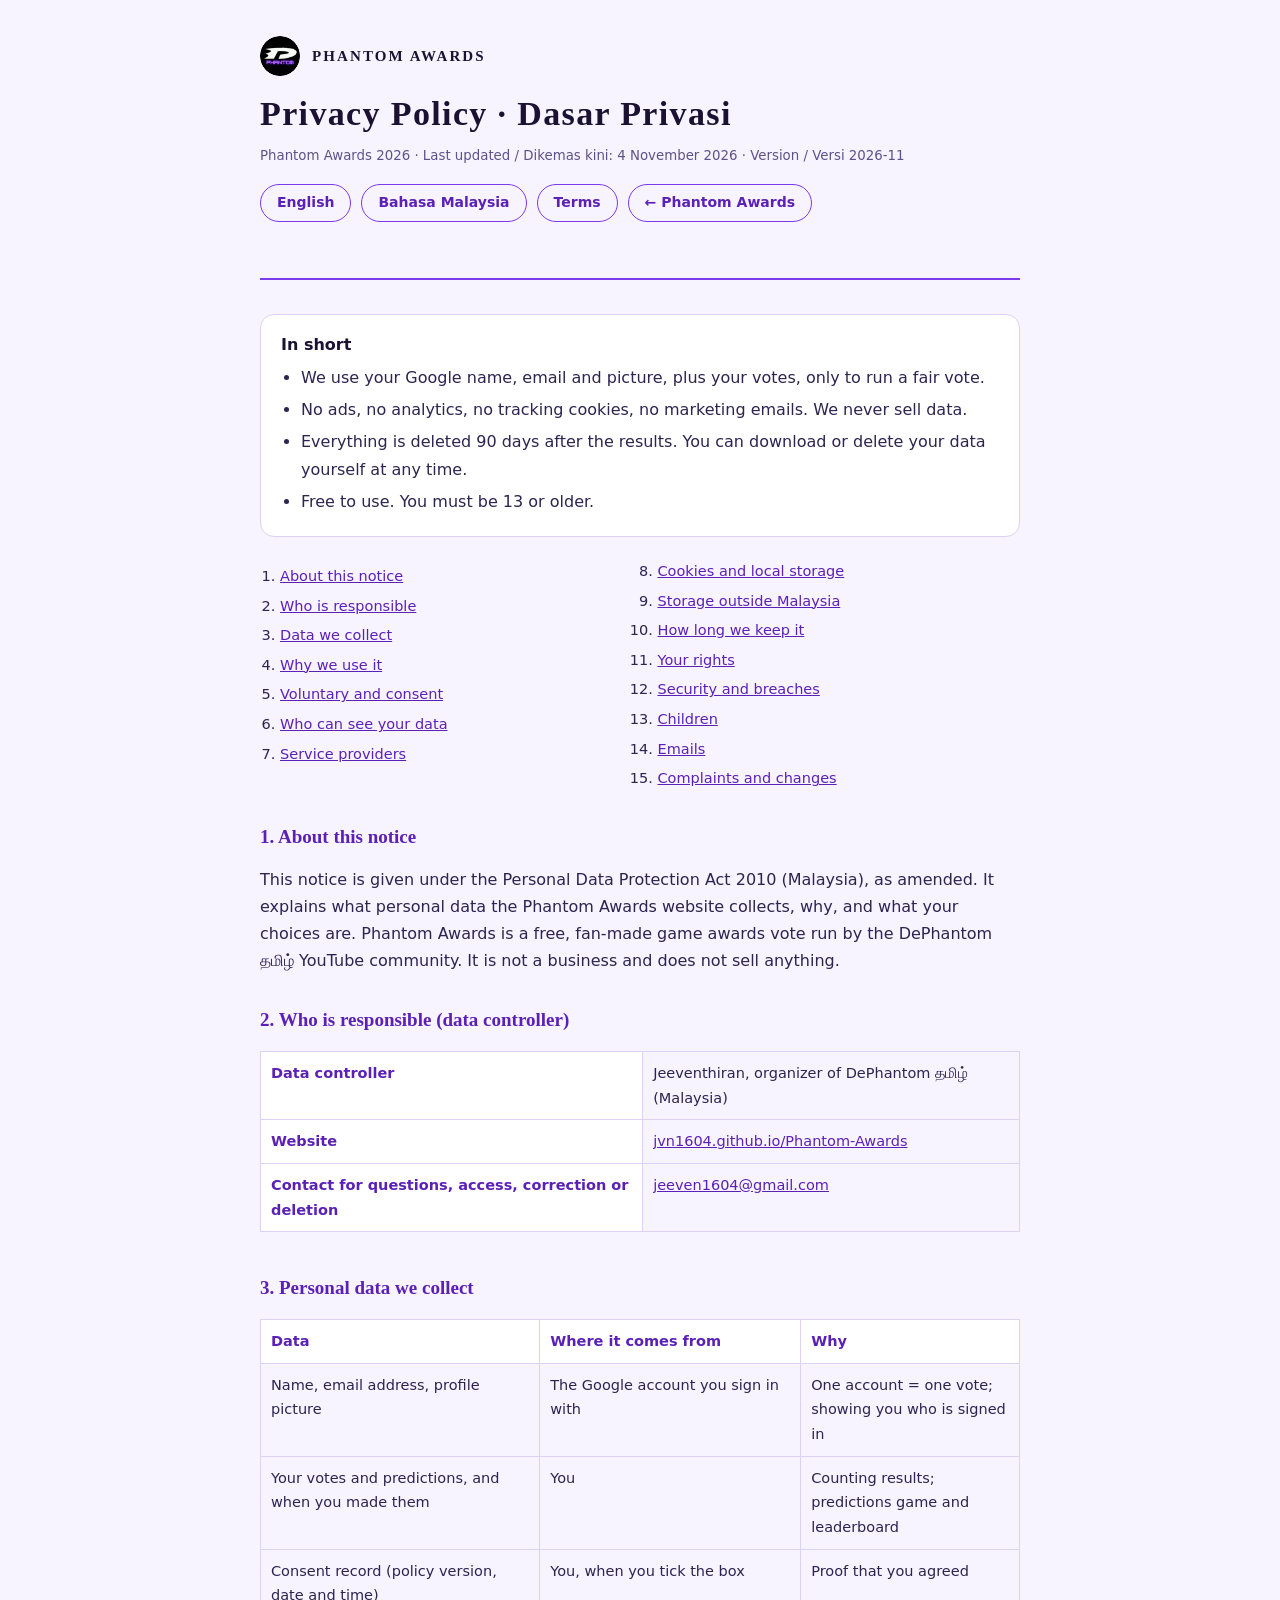
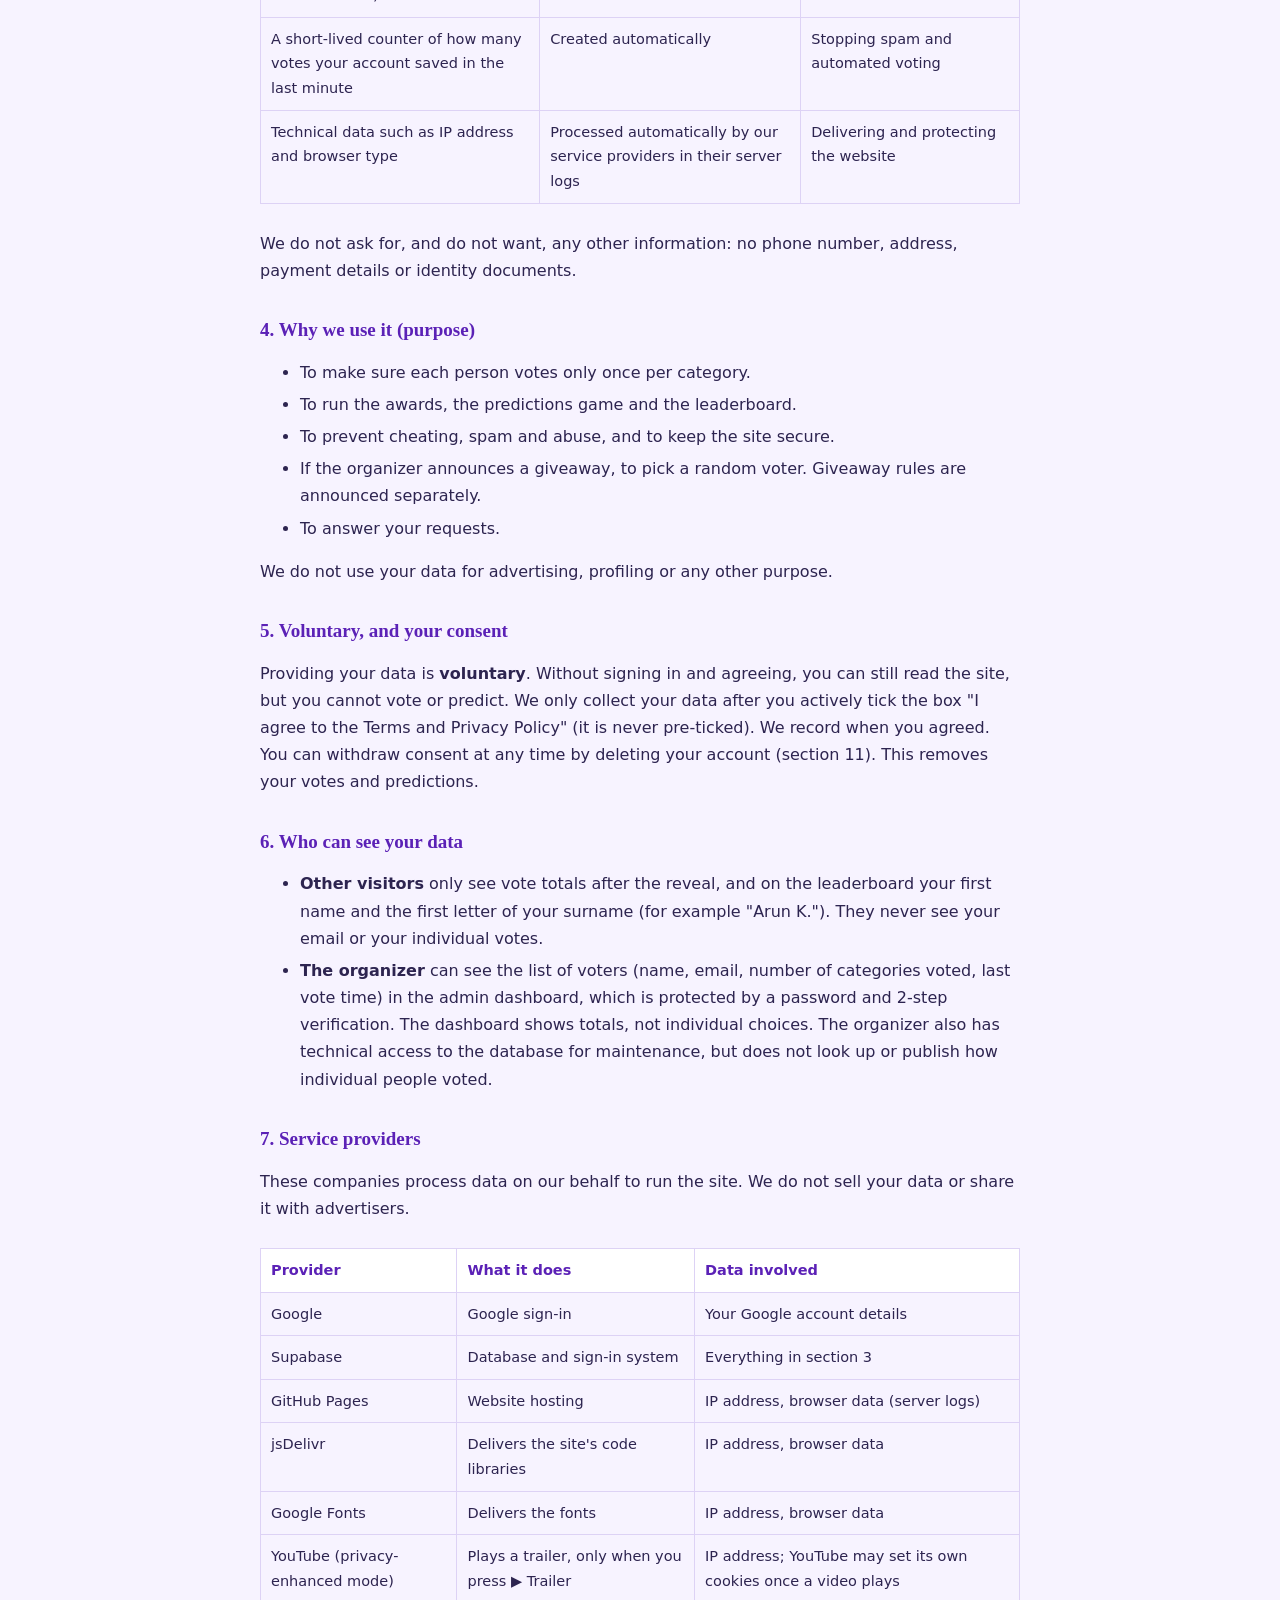
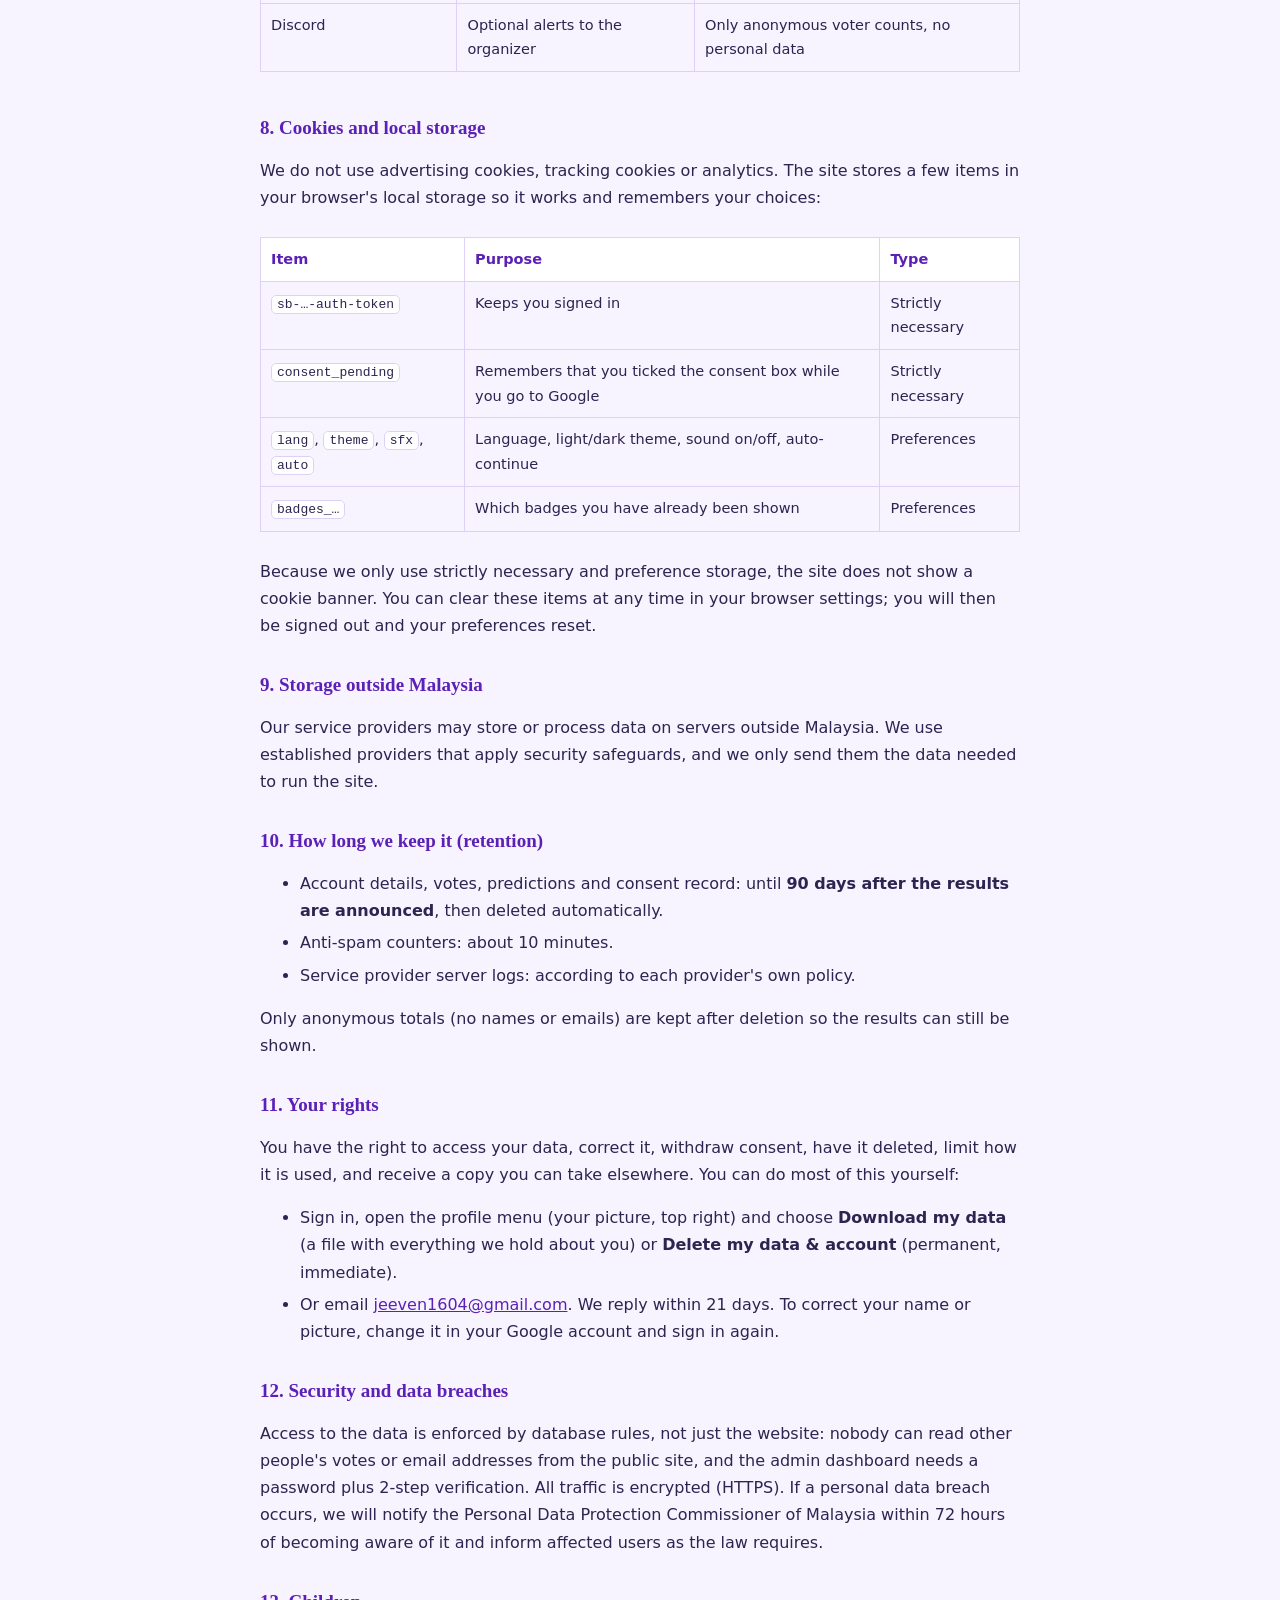
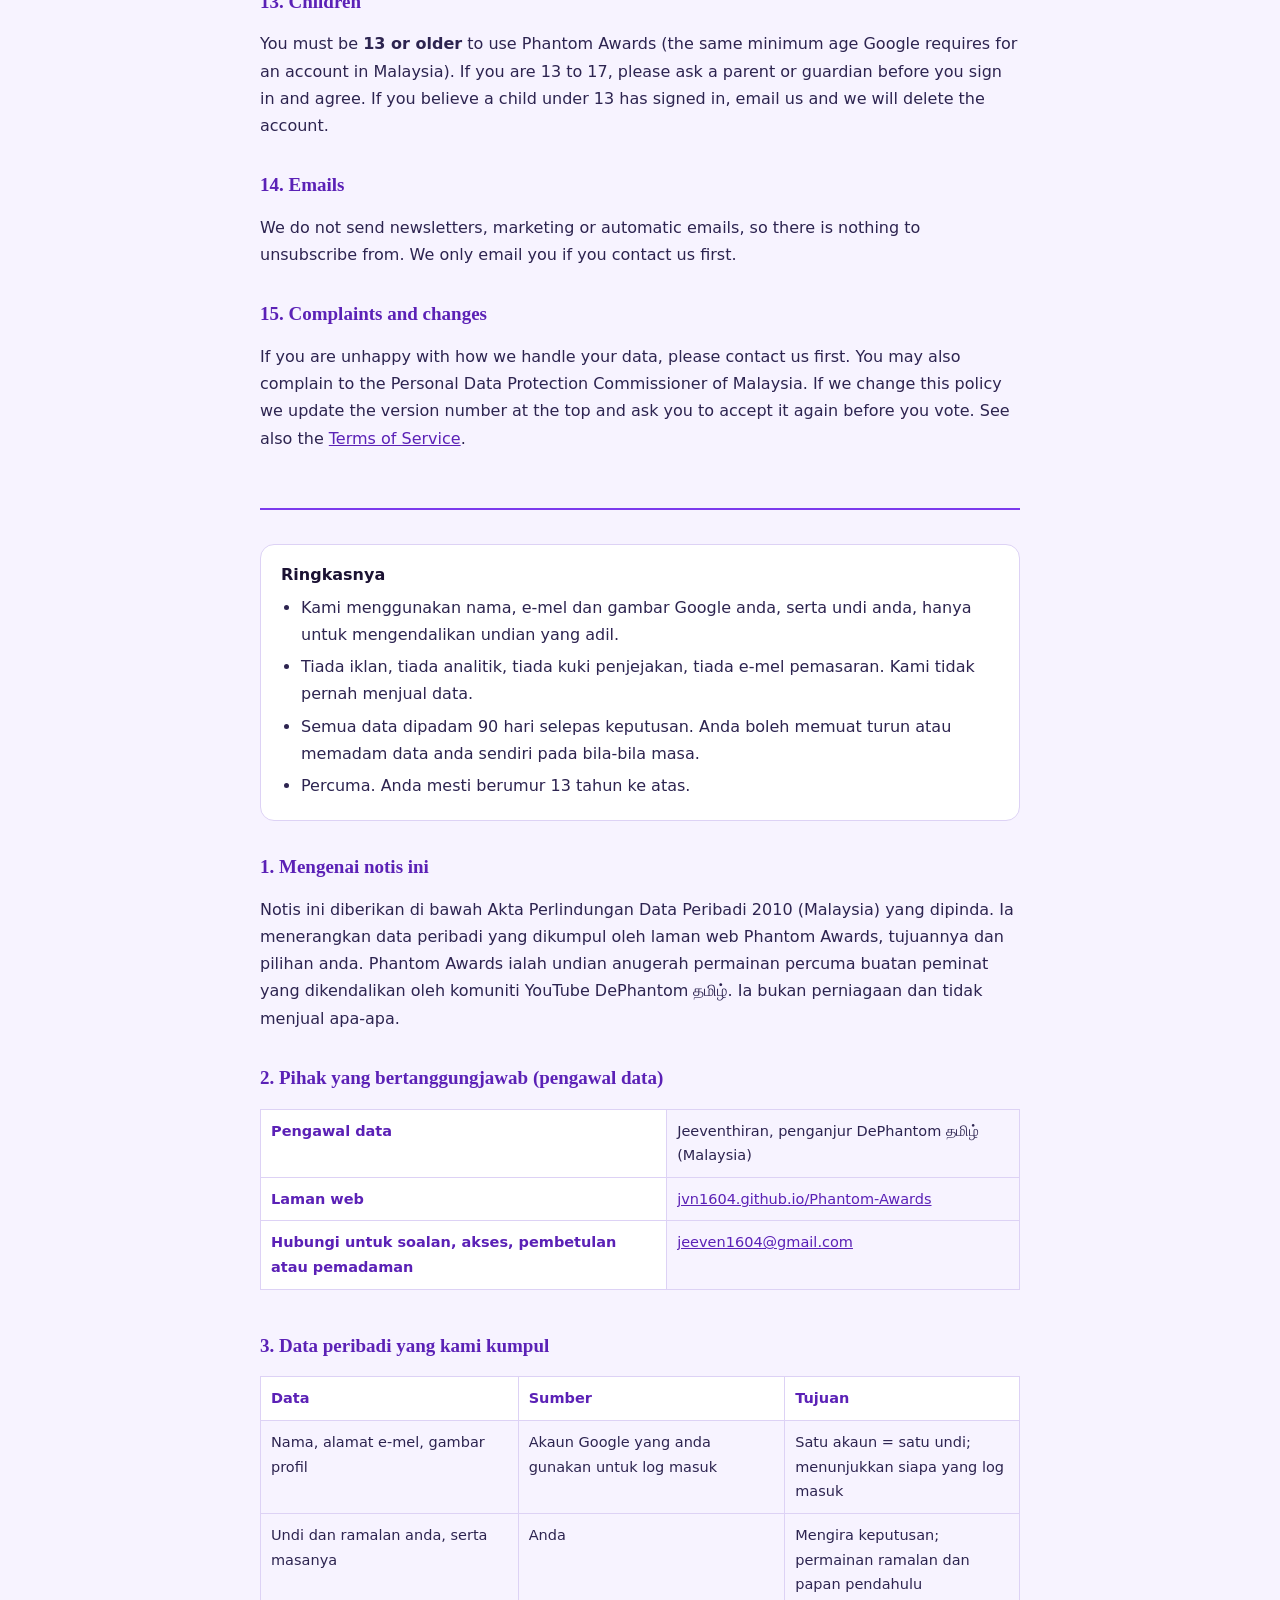
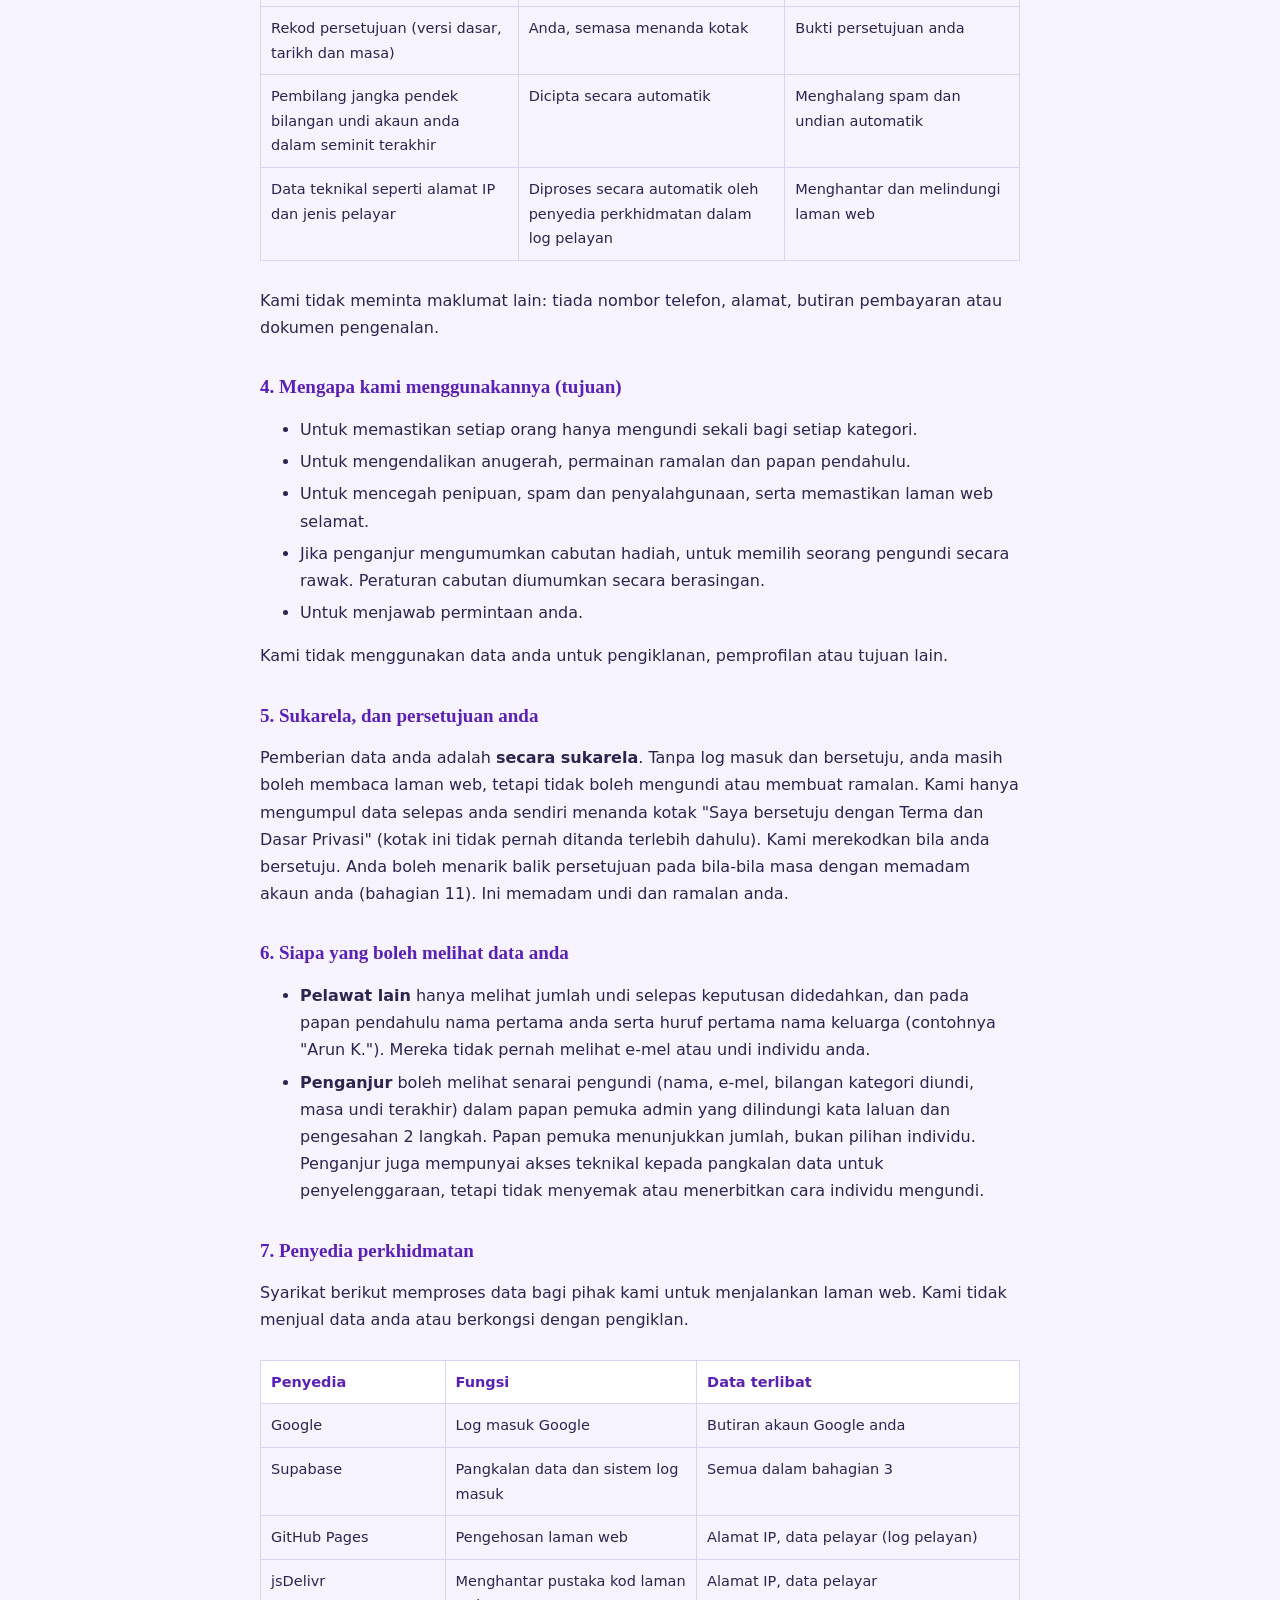
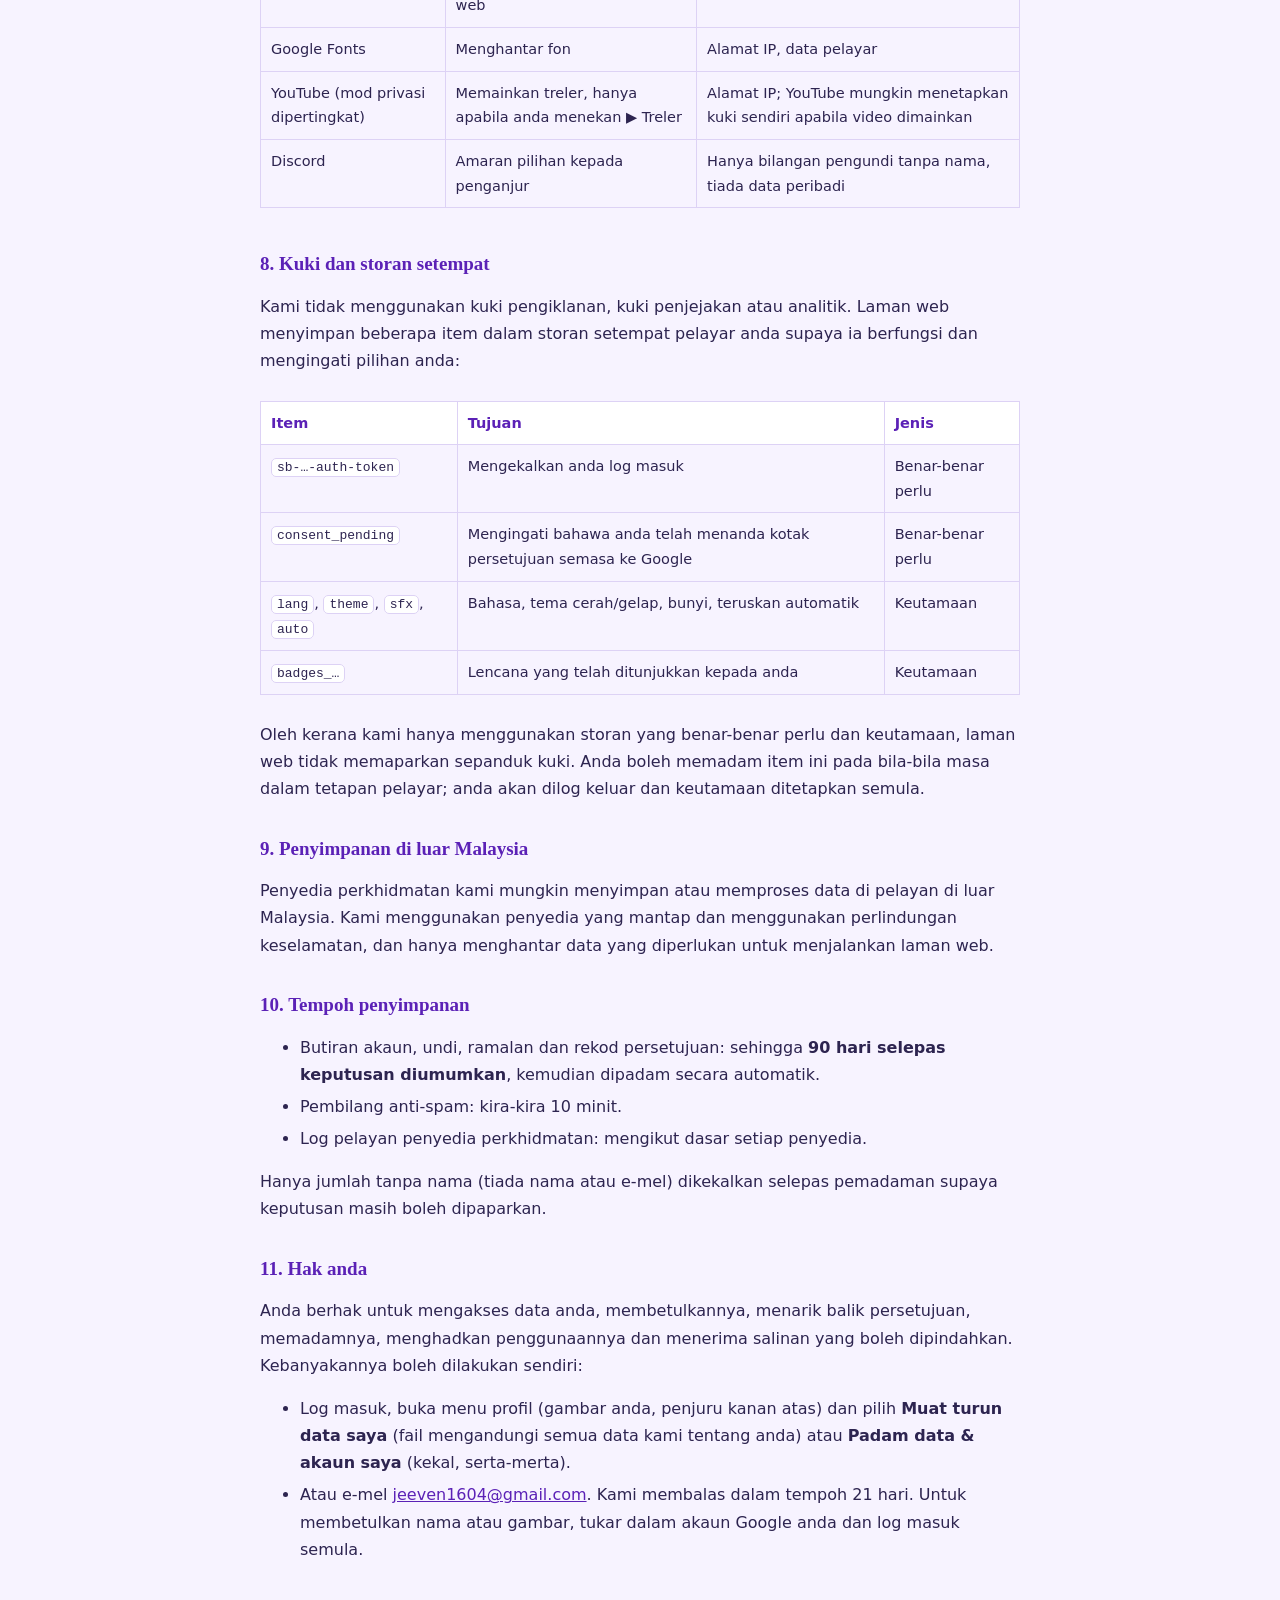
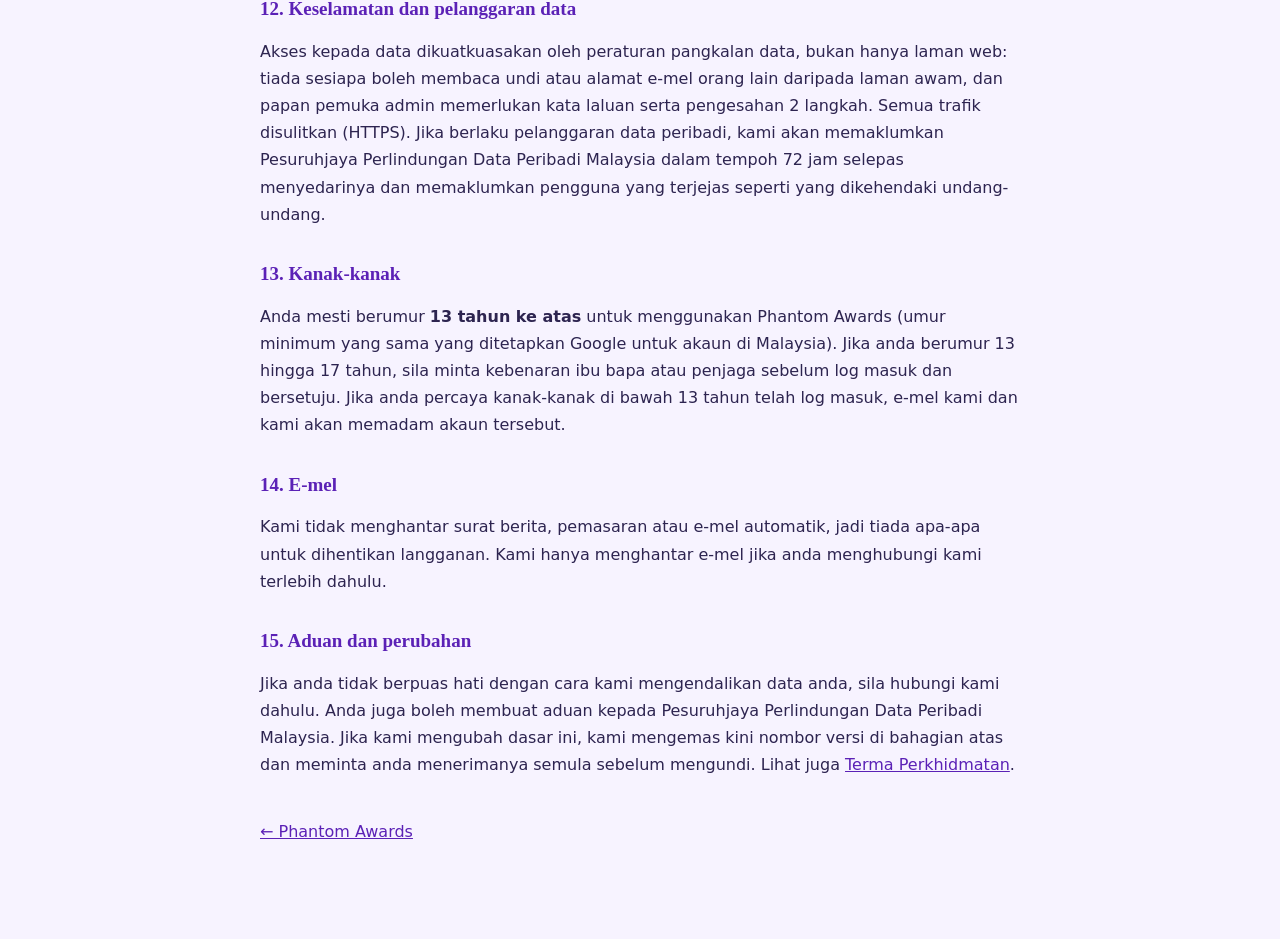
<file: privacy.html>
<!DOCTYPE html>
<html lang="en">
<head>
<meta charset="utf-8">
<meta name="viewport" content="width=device-width,initial-scale=1">
<meta http-equiv="Content-Security-Policy" content="default-src 'none'; style-src 'unsafe-inline'; img-src 'self'; base-uri 'none'; form-action 'none'">
<meta name="referrer" content="strict-origin-when-cross-origin">
<link rel="icon" type="image/png" href="assets/logo.png">
<title>Privacy Policy · Phantom Awards</title>
<meta name="description" content="How Phantom Awards collects, uses, stores and deletes personal data. English and Bahasa Malaysia.">
<style>
:root{--bg:#07060f;--card:#110a1f;--text:#f1ecff;--body:#d9d0f0;--mute:#a79ccc;--acc:#a855f7;--acc2:#d8b4fe;--link:#c4b5fd;--gold:#f5c542;--line:#2a1b45;color-scheme:dark}
@media (prefers-color-scheme:light){:root{--bg:#f7f3ff;--card:#fff;--text:#1b1233;--body:#2d2450;--mute:#5f5288;--acc:#7c3aed;--acc2:#5b21b6;--link:#5b21b6;--gold:#9a6200;--line:#ddd2f5;color-scheme:light}}
*{box-sizing:border-box}
body{margin:0;background:var(--bg);color:var(--text);font:16px/1.7 system-ui,-apple-system,"Segoe UI",Roboto,sans-serif}
main{max-width:800px;margin:0 auto;padding:36px 20px 80px}
a{color:var(--link)}a:focus-visible{outline:2px solid var(--gold);outline-offset:2px;border-radius:4px}
.top{display:flex;align-items:center;gap:12px;margin-bottom:18px;text-decoration:none;color:var(--text);font:700 15px Georgia,serif;letter-spacing:.14em;text-transform:uppercase}
.top img{width:40px;height:40px;border-radius:50%}
h1{font:700 clamp(26px,5vw,34px)/1.2 Georgia,"Times New Roman",serif;letter-spacing:.04em;margin:0 0 6px}
h2{font:700 19px/1.3 Georgia,serif;color:var(--acc2);margin:34px 0 8px;scroll-margin-top:16px}
p,li,td{color:var(--body)}small,.m{color:var(--mute)}li{margin:5px 0}
.nav{display:flex;gap:10px;margin:16px 0 4px;flex-wrap:wrap}
.nav a{border:1px solid var(--acc);border-radius:999px;padding:6px 16px;text-decoration:none;font-weight:600;font-size:14px}
.sum{background:var(--card);border:1px solid var(--line);border-radius:14px;padding:16px 20px;margin:22px 0}
.sum b{color:var(--text)}
.sum ul{margin:6px 0 0;padding-left:20px}
.toc{columns:2 220px;font-size:14.5px;margin:8px 0 0;padding-left:20px}
.lang{margin-top:56px;padding-top:12px;border-top:2px solid var(--acc)}
.tw{overflow-x:auto}
table{width:100%;border-collapse:collapse;margin:10px 0;font-size:14.5px}
td,th{border:1px solid var(--line);padding:9px 10px;text-align:left;vertical-align:top}
th{color:var(--acc2);background:var(--card)}
code{font-size:13px;background:var(--card);border:1px solid var(--line);border-radius:5px;padding:1px 5px}
</style>
</head>
<body>
<main>
<a class="top" href="./"><img src="assets/logo.png" alt="">Phantom Awards</a>
<h1>Privacy Policy · Dasar Privasi</h1>
<small>Phantom Awards 2026 · Last updated / Dikemas kini: 4 November 2026 · Version / Versi 2026-11</small>
<div class="nav"><a href="#en">English</a><a href="#ms">Bahasa Malaysia</a><a href="terms.html">Terms</a><a href="./">← Phantom Awards</a></div>

<section id="en" class="lang" lang="en">
<div class="sum"><b>In short</b>
<ul>
<li>We use your Google name, email and picture, plus your votes, only to run a fair vote.</li>
<li>No ads, no analytics, no tracking cookies, no marketing emails. We never sell data.</li>
<li>Everything is deleted 90 days after the results. You can download or delete your data yourself at any time.</li>
<li>Free to use. You must be 13 or older.</li>
</ul></div>
<ol class="toc">
<li><a href="#en-1">About this notice</a></li><li><a href="#en-2">Who is responsible</a></li><li><a href="#en-3">Data we collect</a></li><li><a href="#en-4">Why we use it</a></li>
<li><a href="#en-5">Voluntary and consent</a></li><li><a href="#en-6">Who can see your data</a></li><li><a href="#en-7">Service providers</a></li><li><a href="#en-8">Cookies and local storage</a></li>
<li><a href="#en-9">Storage outside Malaysia</a></li><li><a href="#en-10">How long we keep it</a></li><li><a href="#en-11">Your rights</a></li><li><a href="#en-12">Security and breaches</a></li>
<li><a href="#en-13">Children</a></li><li><a href="#en-14">Emails</a></li><li><a href="#en-15">Complaints and changes</a></li>
</ol>

<h2 id="en-1">1. About this notice</h2>
<p>This notice is given under the Personal Data Protection Act 2010 (Malaysia), as amended. It explains what personal data the Phantom Awards website collects, why, and what your choices are. Phantom Awards is a free, fan-made game awards vote run by the DePhantom தமிழ் YouTube community. It is not a business and does not sell anything.</p>

<h2 id="en-2">2. Who is responsible (data controller)</h2>
<div class="tw"><table>
<tr><th>Data controller</th><td>Jeeventhiran, organizer of DePhantom தமிழ் (Malaysia)</td></tr>
<tr><th>Website</th><td><a href="https://jvn1604.github.io/Phantom-Awards/">jvn1604.github.io/Phantom-Awards</a></td></tr>
<tr><th>Contact for questions, access, correction or deletion</th><td><a href="mailto:jeeven1604@gmail.com">jeeven1604@gmail.com</a></td></tr>
</table></div>

<h2 id="en-3">3. Personal data we collect</h2>
<div class="tw"><table>
<tr><th>Data</th><th>Where it comes from</th><th>Why</th></tr>
<tr><td>Name, email address, profile picture</td><td>The Google account you sign in with</td><td>One account = one vote; showing you who is signed in</td></tr>
<tr><td>Your votes and predictions, and when you made them</td><td>You</td><td>Counting results; predictions game and leaderboard</td></tr>
<tr><td>Consent record (policy version, date and time)</td><td>You, when you tick the box</td><td>Proof that you agreed</td></tr>
<tr><td>A short-lived counter of how many votes your account saved in the last minute</td><td>Created automatically</td><td>Stopping spam and automated voting</td></tr>
<tr><td>Technical data such as IP address and browser type</td><td>Processed automatically by our service providers in their server logs</td><td>Delivering and protecting the website</td></tr>
</table></div>
<p>We do not ask for, and do not want, any other information: no phone number, address, payment details or identity documents.</p>

<h2 id="en-4">4. Why we use it (purpose)</h2>
<ul>
<li>To make sure each person votes only once per category.</li>
<li>To run the awards, the predictions game and the leaderboard.</li>
<li>To prevent cheating, spam and abuse, and to keep the site secure.</li>
<li>If the organizer announces a giveaway, to pick a random voter. Giveaway rules are announced separately.</li>
<li>To answer your requests.</li>
</ul>
<p>We do not use your data for advertising, profiling or any other purpose.</p>

<h2 id="en-5">5. Voluntary, and your consent</h2>
<p>Providing your data is <b>voluntary</b>. Without signing in and agreeing, you can still read the site, but you cannot vote or predict. We only collect your data after you actively tick the box "I agree to the Terms and Privacy Policy" (it is never pre-ticked). We record when you agreed. You can withdraw consent at any time by deleting your account (section 11). This removes your votes and predictions.</p>

<h2 id="en-6">6. Who can see your data</h2>
<ul>
<li><b>Other visitors</b> only see vote totals after the reveal, and on the leaderboard your first name and the first letter of your surname (for example "Arun K."). They never see your email or your individual votes.</li>
<li><b>The organizer</b> can see the list of voters (name, email, number of categories voted, last vote time) in the admin dashboard, which is protected by a password and 2-step verification. The dashboard shows totals, not individual choices. The organizer also has technical access to the database for maintenance, but does not look up or publish how individual people voted.</li>
</ul>

<h2 id="en-7">7. Service providers</h2>
<p>These companies process data on our behalf to run the site. We do not sell your data or share it with advertisers.</p>
<div class="tw"><table>
<tr><th>Provider</th><th>What it does</th><th>Data involved</th></tr>
<tr><td>Google</td><td>Google sign-in</td><td>Your Google account details</td></tr>
<tr><td>Supabase</td><td>Database and sign-in system</td><td>Everything in section 3</td></tr>
<tr><td>GitHub Pages</td><td>Website hosting</td><td>IP address, browser data (server logs)</td></tr>
<tr><td>jsDelivr</td><td>Delivers the site's code libraries</td><td>IP address, browser data</td></tr>
<tr><td>Google Fonts</td><td>Delivers the fonts</td><td>IP address, browser data</td></tr>
<tr><td>YouTube (privacy-enhanced mode)</td><td>Plays a trailer, only when you press ▶ Trailer</td><td>IP address; YouTube may set its own cookies once a video plays</td></tr>
<tr><td>Discord</td><td>Optional alerts to the organizer</td><td>Only anonymous voter counts, no personal data</td></tr>
</table></div>

<h2 id="en-8">8. Cookies and local storage</h2>
<p>We do not use advertising cookies, tracking cookies or analytics. The site stores a few items in your browser's local storage so it works and remembers your choices:</p>
<div class="tw"><table>
<tr><th>Item</th><th>Purpose</th><th>Type</th></tr>
<tr><td><code>sb-…-auth-token</code></td><td>Keeps you signed in</td><td>Strictly necessary</td></tr>
<tr><td><code>consent_pending</code></td><td>Remembers that you ticked the consent box while you go to Google</td><td>Strictly necessary</td></tr>
<tr><td><code>lang</code>, <code>theme</code>, <code>sfx</code>, <code>auto</code></td><td>Language, light/dark theme, sound on/off, auto-continue</td><td>Preferences</td></tr>
<tr><td><code>badges_…</code></td><td>Which badges you have already been shown</td><td>Preferences</td></tr>
</table></div>
<p>Because we only use strictly necessary and preference storage, the site does not show a cookie banner. You can clear these items at any time in your browser settings; you will then be signed out and your preferences reset.</p>

<h2 id="en-9">9. Storage outside Malaysia</h2>
<p>Our service providers may store or process data on servers outside Malaysia. We use established providers that apply security safeguards, and we only send them the data needed to run the site.</p>

<h2 id="en-10">10. How long we keep it (retention)</h2>
<ul>
<li>Account details, votes, predictions and consent record: until <b>90 days after the results are announced</b>, then deleted automatically.</li>
<li>Anti-spam counters: about 10 minutes.</li>
<li>Service provider server logs: according to each provider's own policy.</li>
</ul>
<p>Only anonymous totals (no names or emails) are kept after deletion so the results can still be shown.</p>

<h2 id="en-11">11. Your rights</h2>
<p>You have the right to access your data, correct it, withdraw consent, have it deleted, limit how it is used, and receive a copy you can take elsewhere. You can do most of this yourself:</p>
<ul>
<li>Sign in, open the profile menu (your picture, top right) and choose <b>Download my data</b> (a file with everything we hold about you) or <b>Delete my data &amp; account</b> (permanent, immediate).</li>
<li>Or email <a href="mailto:jeeven1604@gmail.com">jeeven1604@gmail.com</a>. We reply within 21 days. To correct your name or picture, change it in your Google account and sign in again.</li>
</ul>

<h2 id="en-12">12. Security and data breaches</h2>
<p>Access to the data is enforced by database rules, not just the website: nobody can read other people's votes or email addresses from the public site, and the admin dashboard needs a password plus 2-step verification. All traffic is encrypted (HTTPS). If a personal data breach occurs, we will notify the Personal Data Protection Commissioner of Malaysia within 72 hours of becoming aware of it and inform affected users as the law requires.</p>

<h2 id="en-13">13. Children</h2>
<p>You must be <b>13 or older</b> to use Phantom Awards (the same minimum age Google requires for an account in Malaysia). If you are 13 to 17, please ask a parent or guardian before you sign in and agree. If you believe a child under 13 has signed in, email us and we will delete the account.</p>

<h2 id="en-14">14. Emails</h2>
<p>We do not send newsletters, marketing or automatic emails, so there is nothing to unsubscribe from. We only email you if you contact us first.</p>

<h2 id="en-15">15. Complaints and changes</h2>
<p>If you are unhappy with how we handle your data, please contact us first. You may also complain to the Personal Data Protection Commissioner of Malaysia. If we change this policy we update the version number at the top and ask you to accept it again before you vote. See also the <a href="terms.html">Terms of Service</a>.</p>
</section>

<section id="ms" class="lang" lang="ms">
<div class="sum"><b>Ringkasnya</b>
<ul>
<li>Kami menggunakan nama, e-mel dan gambar Google anda, serta undi anda, hanya untuk mengendalikan undian yang adil.</li>
<li>Tiada iklan, tiada analitik, tiada kuki penjejakan, tiada e-mel pemasaran. Kami tidak pernah menjual data.</li>
<li>Semua data dipadam 90 hari selepas keputusan. Anda boleh memuat turun atau memadam data anda sendiri pada bila-bila masa.</li>
<li>Percuma. Anda mesti berumur 13 tahun ke atas.</li>
</ul></div>

<h2 id="ms-1">1. Mengenai notis ini</h2>
<p>Notis ini diberikan di bawah Akta Perlindungan Data Peribadi 2010 (Malaysia) yang dipinda. Ia menerangkan data peribadi yang dikumpul oleh laman web Phantom Awards, tujuannya dan pilihan anda. Phantom Awards ialah undian anugerah permainan percuma buatan peminat yang dikendalikan oleh komuniti YouTube DePhantom தமிழ். Ia bukan perniagaan dan tidak menjual apa-apa.</p>

<h2 id="ms-2">2. Pihak yang bertanggungjawab (pengawal data)</h2>
<div class="tw"><table>
<tr><th>Pengawal data</th><td>Jeeventhiran, penganjur DePhantom தமிழ் (Malaysia)</td></tr>
<tr><th>Laman web</th><td><a href="https://jvn1604.github.io/Phantom-Awards/">jvn1604.github.io/Phantom-Awards</a></td></tr>
<tr><th>Hubungi untuk soalan, akses, pembetulan atau pemadaman</th><td><a href="mailto:jeeven1604@gmail.com">jeeven1604@gmail.com</a></td></tr>
</table></div>

<h2 id="ms-3">3. Data peribadi yang kami kumpul</h2>
<div class="tw"><table>
<tr><th>Data</th><th>Sumber</th><th>Tujuan</th></tr>
<tr><td>Nama, alamat e-mel, gambar profil</td><td>Akaun Google yang anda gunakan untuk log masuk</td><td>Satu akaun = satu undi; menunjukkan siapa yang log masuk</td></tr>
<tr><td>Undi dan ramalan anda, serta masanya</td><td>Anda</td><td>Mengira keputusan; permainan ramalan dan papan pendahulu</td></tr>
<tr><td>Rekod persetujuan (versi dasar, tarikh dan masa)</td><td>Anda, semasa menanda kotak</td><td>Bukti persetujuan anda</td></tr>
<tr><td>Pembilang jangka pendek bilangan undi akaun anda dalam seminit terakhir</td><td>Dicipta secara automatik</td><td>Menghalang spam dan undian automatik</td></tr>
<tr><td>Data teknikal seperti alamat IP dan jenis pelayar</td><td>Diproses secara automatik oleh penyedia perkhidmatan dalam log pelayan</td><td>Menghantar dan melindungi laman web</td></tr>
</table></div>
<p>Kami tidak meminta maklumat lain: tiada nombor telefon, alamat, butiran pembayaran atau dokumen pengenalan.</p>

<h2 id="ms-4">4. Mengapa kami menggunakannya (tujuan)</h2>
<ul>
<li>Untuk memastikan setiap orang hanya mengundi sekali bagi setiap kategori.</li>
<li>Untuk mengendalikan anugerah, permainan ramalan dan papan pendahulu.</li>
<li>Untuk mencegah penipuan, spam dan penyalahgunaan, serta memastikan laman web selamat.</li>
<li>Jika penganjur mengumumkan cabutan hadiah, untuk memilih seorang pengundi secara rawak. Peraturan cabutan diumumkan secara berasingan.</li>
<li>Untuk menjawab permintaan anda.</li>
</ul>
<p>Kami tidak menggunakan data anda untuk pengiklanan, pemprofilan atau tujuan lain.</p>

<h2 id="ms-5">5. Sukarela, dan persetujuan anda</h2>
<p>Pemberian data anda adalah <b>secara sukarela</b>. Tanpa log masuk dan bersetuju, anda masih boleh membaca laman web, tetapi tidak boleh mengundi atau membuat ramalan. Kami hanya mengumpul data selepas anda sendiri menanda kotak "Saya bersetuju dengan Terma dan Dasar Privasi" (kotak ini tidak pernah ditanda terlebih dahulu). Kami merekodkan bila anda bersetuju. Anda boleh menarik balik persetujuan pada bila-bila masa dengan memadam akaun anda (bahagian 11). Ini memadam undi dan ramalan anda.</p>

<h2 id="ms-6">6. Siapa yang boleh melihat data anda</h2>
<ul>
<li><b>Pelawat lain</b> hanya melihat jumlah undi selepas keputusan didedahkan, dan pada papan pendahulu nama pertama anda serta huruf pertama nama keluarga (contohnya "Arun K."). Mereka tidak pernah melihat e-mel atau undi individu anda.</li>
<li><b>Penganjur</b> boleh melihat senarai pengundi (nama, e-mel, bilangan kategori diundi, masa undi terakhir) dalam papan pemuka admin yang dilindungi kata laluan dan pengesahan 2 langkah. Papan pemuka menunjukkan jumlah, bukan pilihan individu. Penganjur juga mempunyai akses teknikal kepada pangkalan data untuk penyelenggaraan, tetapi tidak menyemak atau menerbitkan cara individu mengundi.</li>
</ul>

<h2 id="ms-7">7. Penyedia perkhidmatan</h2>
<p>Syarikat berikut memproses data bagi pihak kami untuk menjalankan laman web. Kami tidak menjual data anda atau berkongsi dengan pengiklan.</p>
<div class="tw"><table>
<tr><th>Penyedia</th><th>Fungsi</th><th>Data terlibat</th></tr>
<tr><td>Google</td><td>Log masuk Google</td><td>Butiran akaun Google anda</td></tr>
<tr><td>Supabase</td><td>Pangkalan data dan sistem log masuk</td><td>Semua dalam bahagian 3</td></tr>
<tr><td>GitHub Pages</td><td>Pengehosan laman web</td><td>Alamat IP, data pelayar (log pelayan)</td></tr>
<tr><td>jsDelivr</td><td>Menghantar pustaka kod laman web</td><td>Alamat IP, data pelayar</td></tr>
<tr><td>Google Fonts</td><td>Menghantar fon</td><td>Alamat IP, data pelayar</td></tr>
<tr><td>YouTube (mod privasi dipertingkat)</td><td>Memainkan treler, hanya apabila anda menekan ▶ Treler</td><td>Alamat IP; YouTube mungkin menetapkan kuki sendiri apabila video dimainkan</td></tr>
<tr><td>Discord</td><td>Amaran pilihan kepada penganjur</td><td>Hanya bilangan pengundi tanpa nama, tiada data peribadi</td></tr>
</table></div>

<h2 id="ms-8">8. Kuki dan storan setempat</h2>
<p>Kami tidak menggunakan kuki pengiklanan, kuki penjejakan atau analitik. Laman web menyimpan beberapa item dalam storan setempat pelayar anda supaya ia berfungsi dan mengingati pilihan anda:</p>
<div class="tw"><table>
<tr><th>Item</th><th>Tujuan</th><th>Jenis</th></tr>
<tr><td><code>sb-…-auth-token</code></td><td>Mengekalkan anda log masuk</td><td>Benar-benar perlu</td></tr>
<tr><td><code>consent_pending</code></td><td>Mengingati bahawa anda telah menanda kotak persetujuan semasa ke Google</td><td>Benar-benar perlu</td></tr>
<tr><td><code>lang</code>, <code>theme</code>, <code>sfx</code>, <code>auto</code></td><td>Bahasa, tema cerah/gelap, bunyi, teruskan automatik</td><td>Keutamaan</td></tr>
<tr><td><code>badges_…</code></td><td>Lencana yang telah ditunjukkan kepada anda</td><td>Keutamaan</td></tr>
</table></div>
<p>Oleh kerana kami hanya menggunakan storan yang benar-benar perlu dan keutamaan, laman web tidak memaparkan sepanduk kuki. Anda boleh memadam item ini pada bila-bila masa dalam tetapan pelayar; anda akan dilog keluar dan keutamaan ditetapkan semula.</p>

<h2 id="ms-9">9. Penyimpanan di luar Malaysia</h2>
<p>Penyedia perkhidmatan kami mungkin menyimpan atau memproses data di pelayan di luar Malaysia. Kami menggunakan penyedia yang mantap dan menggunakan perlindungan keselamatan, dan hanya menghantar data yang diperlukan untuk menjalankan laman web.</p>

<h2 id="ms-10">10. Tempoh penyimpanan</h2>
<ul>
<li>Butiran akaun, undi, ramalan dan rekod persetujuan: sehingga <b>90 hari selepas keputusan diumumkan</b>, kemudian dipadam secara automatik.</li>
<li>Pembilang anti-spam: kira-kira 10 minit.</li>
<li>Log pelayan penyedia perkhidmatan: mengikut dasar setiap penyedia.</li>
</ul>
<p>Hanya jumlah tanpa nama (tiada nama atau e-mel) dikekalkan selepas pemadaman supaya keputusan masih boleh dipaparkan.</p>

<h2 id="ms-11">11. Hak anda</h2>
<p>Anda berhak untuk mengakses data anda, membetulkannya, menarik balik persetujuan, memadamnya, menghadkan penggunaannya dan menerima salinan yang boleh dipindahkan. Kebanyakannya boleh dilakukan sendiri:</p>
<ul>
<li>Log masuk, buka menu profil (gambar anda, penjuru kanan atas) dan pilih <b>Muat turun data saya</b> (fail mengandungi semua data kami tentang anda) atau <b>Padam data &amp; akaun saya</b> (kekal, serta-merta).</li>
<li>Atau e-mel <a href="mailto:jeeven1604@gmail.com">jeeven1604@gmail.com</a>. Kami membalas dalam tempoh 21 hari. Untuk membetulkan nama atau gambar, tukar dalam akaun Google anda dan log masuk semula.</li>
</ul>

<h2 id="ms-12">12. Keselamatan dan pelanggaran data</h2>
<p>Akses kepada data dikuatkuasakan oleh peraturan pangkalan data, bukan hanya laman web: tiada sesiapa boleh membaca undi atau alamat e-mel orang lain daripada laman awam, dan papan pemuka admin memerlukan kata laluan serta pengesahan 2 langkah. Semua trafik disulitkan (HTTPS). Jika berlaku pelanggaran data peribadi, kami akan memaklumkan Pesuruhjaya Perlindungan Data Peribadi Malaysia dalam tempoh 72 jam selepas menyedarinya dan memaklumkan pengguna yang terjejas seperti yang dikehendaki undang-undang.</p>

<h2 id="ms-13">13. Kanak-kanak</h2>
<p>Anda mesti berumur <b>13 tahun ke atas</b> untuk menggunakan Phantom Awards (umur minimum yang sama yang ditetapkan Google untuk akaun di Malaysia). Jika anda berumur 13 hingga 17 tahun, sila minta kebenaran ibu bapa atau penjaga sebelum log masuk dan bersetuju. Jika anda percaya kanak-kanak di bawah 13 tahun telah log masuk, e-mel kami dan kami akan memadam akaun tersebut.</p>

<h2 id="ms-14">14. E-mel</h2>
<p>Kami tidak menghantar surat berita, pemasaran atau e-mel automatik, jadi tiada apa-apa untuk dihentikan langganan. Kami hanya menghantar e-mel jika anda menghubungi kami terlebih dahulu.</p>

<h2 id="ms-15">15. Aduan dan perubahan</h2>
<p>Jika anda tidak berpuas hati dengan cara kami mengendalikan data anda, sila hubungi kami dahulu. Anda juga boleh membuat aduan kepada Pesuruhjaya Perlindungan Data Peribadi Malaysia. Jika kami mengubah dasar ini, kami mengemas kini nombor versi di bahagian atas dan meminta anda menerimanya semula sebelum mengundi. Lihat juga <a href="terms.html#ms">Terma Perkhidmatan</a>.</p>
</section>
<p class="m" style="margin-top:40px"><a href="./">← Phantom Awards</a></p>
</main>
</body>
</html>
</file>
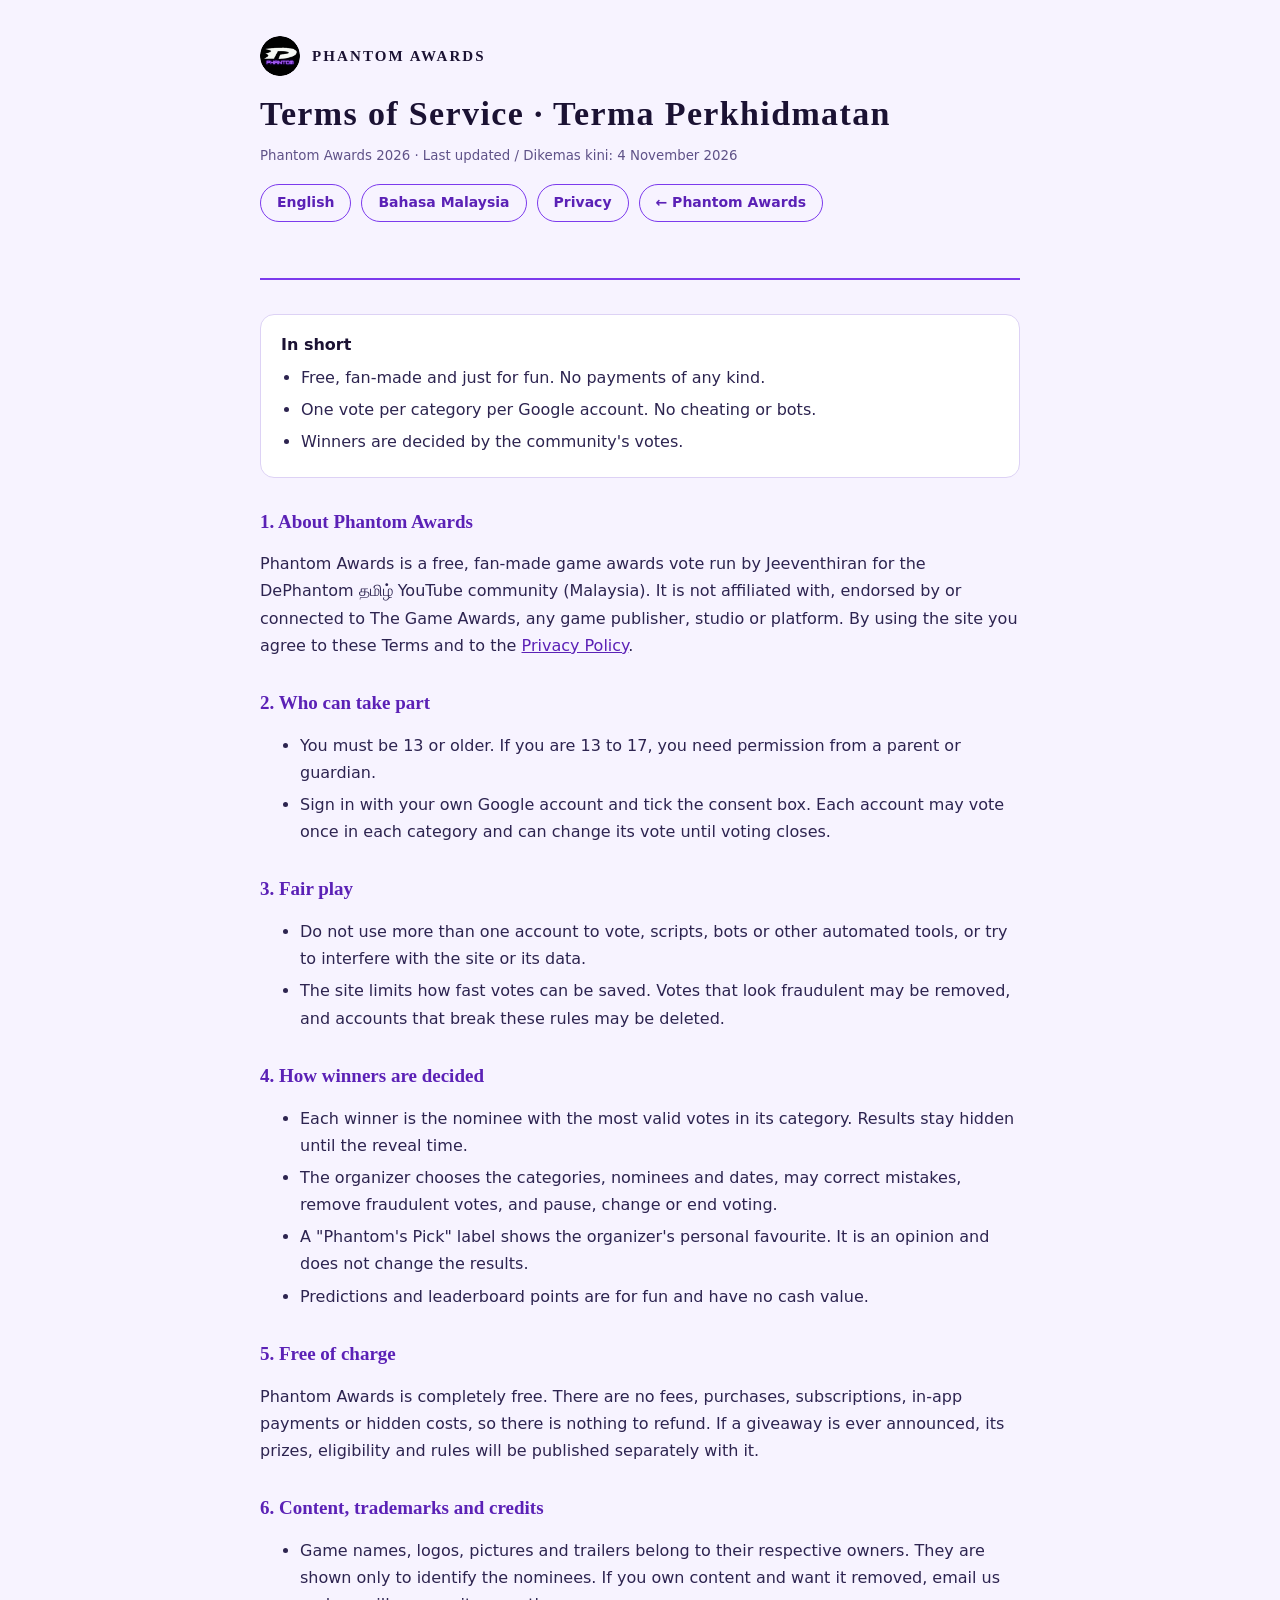
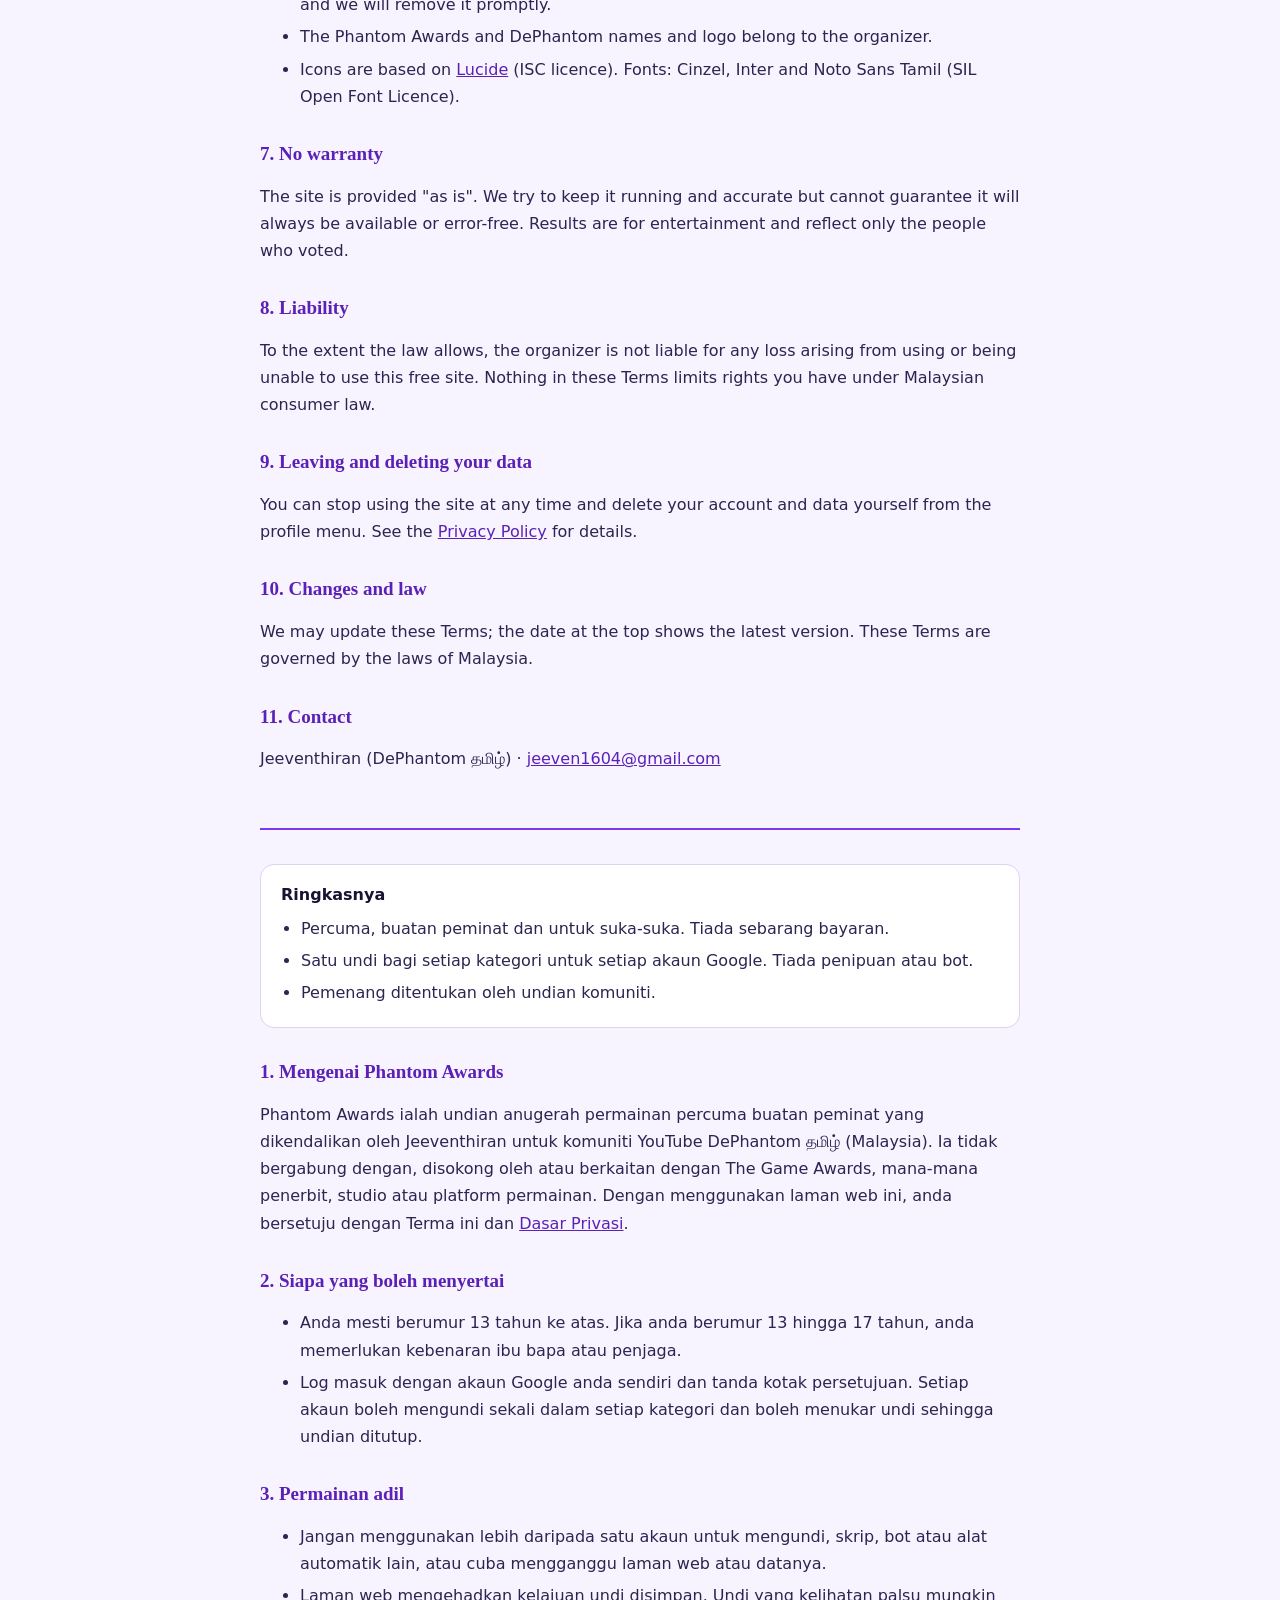
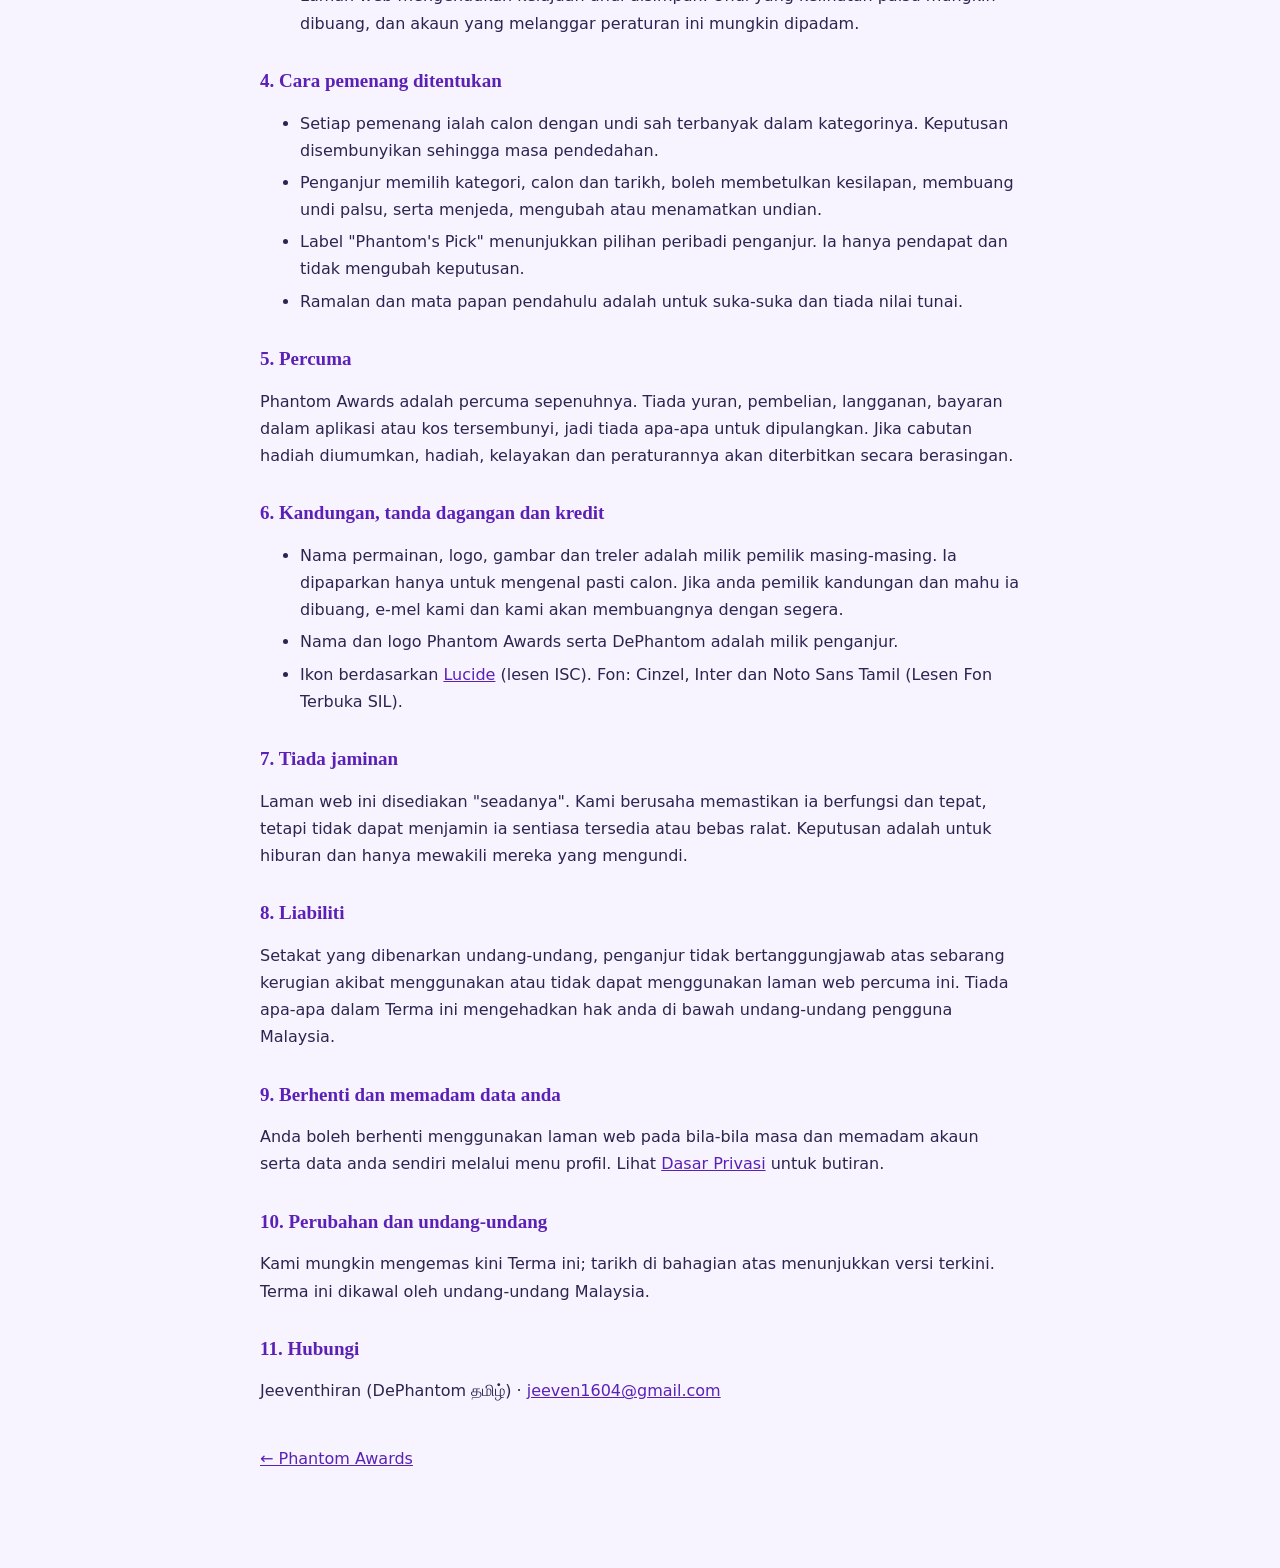
<file: terms.html>
<!DOCTYPE html>
<html lang="en">
<head>
<meta charset="utf-8">
<meta name="viewport" content="width=device-width,initial-scale=1">
<meta http-equiv="Content-Security-Policy" content="default-src 'none'; style-src 'unsafe-inline'; img-src 'self'; base-uri 'none'; form-action 'none'">
<meta name="referrer" content="strict-origin-when-cross-origin">
<link rel="icon" type="image/png" href="assets/logo.png">
<title>Terms of Service · Phantom Awards</title>
<meta name="description" content="Rules for using Phantom Awards, the free fan-made game awards vote. English and Bahasa Malaysia.">
<style>
:root{--bg:#07060f;--card:#110a1f;--text:#f1ecff;--body:#d9d0f0;--mute:#a79ccc;--acc:#a855f7;--acc2:#d8b4fe;--link:#c4b5fd;--gold:#f5c542;--line:#2a1b45;color-scheme:dark}
@media (prefers-color-scheme:light){:root{--bg:#f7f3ff;--card:#fff;--text:#1b1233;--body:#2d2450;--mute:#5f5288;--acc:#7c3aed;--acc2:#5b21b6;--link:#5b21b6;--gold:#9a6200;--line:#ddd2f5;color-scheme:light}}
*{box-sizing:border-box}
body{margin:0;background:var(--bg);color:var(--text);font:16px/1.7 system-ui,-apple-system,"Segoe UI",Roboto,sans-serif}
main{max-width:800px;margin:0 auto;padding:36px 20px 80px}
a{color:var(--link)}a:focus-visible{outline:2px solid var(--gold);outline-offset:2px;border-radius:4px}
.top{display:flex;align-items:center;gap:12px;margin-bottom:18px;text-decoration:none;color:var(--text);font:700 15px Georgia,serif;letter-spacing:.14em;text-transform:uppercase}
.top img{width:40px;height:40px;border-radius:50%}
h1{font:700 clamp(26px,5vw,34px)/1.2 Georgia,"Times New Roman",serif;letter-spacing:.04em;margin:0 0 6px}
h2{font:700 19px/1.3 Georgia,serif;color:var(--acc2);margin:32px 0 8px}
p,li{color:var(--body)}small,.m{color:var(--mute)}li{margin:5px 0}
.nav{display:flex;gap:10px;margin:16px 0 4px;flex-wrap:wrap}
.nav a{border:1px solid var(--acc);border-radius:999px;padding:6px 16px;text-decoration:none;font-weight:600;font-size:14px}
.sum{background:var(--card);border:1px solid var(--line);border-radius:14px;padding:16px 20px;margin:22px 0}
.sum b{color:var(--text)}.sum ul{margin:6px 0 0;padding-left:20px}
.lang{margin-top:56px;padding-top:12px;border-top:2px solid var(--acc)}
</style>
</head>
<body>
<main>
<a class="top" href="./"><img src="assets/logo.png" alt="">Phantom Awards</a>
<h1>Terms of Service · Terma Perkhidmatan</h1>
<small>Phantom Awards 2026 · Last updated / Dikemas kini: 4 November 2026</small>
<div class="nav"><a href="#en">English</a><a href="#ms">Bahasa Malaysia</a><a href="privacy.html">Privacy</a><a href="./">← Phantom Awards</a></div>

<section id="en" class="lang" lang="en">
<div class="sum"><b>In short</b>
<ul>
<li>Free, fan-made and just for fun. No payments of any kind.</li>
<li>One vote per category per Google account. No cheating or bots.</li>
<li>Winners are decided by the community's votes.</li>
</ul></div>

<h2>1. About Phantom Awards</h2>
<p>Phantom Awards is a free, fan-made game awards vote run by Jeeventhiran for the DePhantom தமிழ் YouTube community (Malaysia). It is not affiliated with, endorsed by or connected to The Game Awards, any game publisher, studio or platform. By using the site you agree to these Terms and to the <a href="privacy.html">Privacy Policy</a>.</p>

<h2>2. Who can take part</h2>
<ul>
<li>You must be 13 or older. If you are 13 to 17, you need permission from a parent or guardian.</li>
<li>Sign in with your own Google account and tick the consent box. Each account may vote once in each category and can change its vote until voting closes.</li>
</ul>

<h2>3. Fair play</h2>
<ul>
<li>Do not use more than one account to vote, scripts, bots or other automated tools, or try to interfere with the site or its data.</li>
<li>The site limits how fast votes can be saved. Votes that look fraudulent may be removed, and accounts that break these rules may be deleted.</li>
</ul>

<h2>4. How winners are decided</h2>
<ul>
<li>Each winner is the nominee with the most valid votes in its category. Results stay hidden until the reveal time.</li>
<li>The organizer chooses the categories, nominees and dates, may correct mistakes, remove fraudulent votes, and pause, change or end voting.</li>
<li>A "Phantom's Pick" label shows the organizer's personal favourite. It is an opinion and does not change the results.</li>
<li>Predictions and leaderboard points are for fun and have no cash value.</li>
</ul>

<h2>5. Free of charge</h2>
<p>Phantom Awards is completely free. There are no fees, purchases, subscriptions, in-app payments or hidden costs, so there is nothing to refund. If a giveaway is ever announced, its prizes, eligibility and rules will be published separately with it.</p>

<h2>6. Content, trademarks and credits</h2>
<ul>
<li>Game names, logos, pictures and trailers belong to their respective owners. They are shown only to identify the nominees. If you own content and want it removed, email us and we will remove it promptly.</li>
<li>The Phantom Awards and DePhantom names and logo belong to the organizer.</li>
<li>Icons are based on <a href="https://lucide.dev" rel="noopener">Lucide</a> (ISC licence). Fonts: Cinzel, Inter and Noto Sans Tamil (SIL Open Font Licence).</li>
</ul>

<h2>7. No warranty</h2>
<p>The site is provided "as is". We try to keep it running and accurate but cannot guarantee it will always be available or error-free. Results are for entertainment and reflect only the people who voted.</p>

<h2>8. Liability</h2>
<p>To the extent the law allows, the organizer is not liable for any loss arising from using or being unable to use this free site. Nothing in these Terms limits rights you have under Malaysian consumer law.</p>

<h2>9. Leaving and deleting your data</h2>
<p>You can stop using the site at any time and delete your account and data yourself from the profile menu. See the <a href="privacy.html">Privacy Policy</a> for details.</p>

<h2>10. Changes and law</h2>
<p>We may update these Terms; the date at the top shows the latest version. These Terms are governed by the laws of Malaysia.</p>

<h2>11. Contact</h2>
<p>Jeeventhiran (DePhantom தமிழ்) · <a href="mailto:jeeven1604@gmail.com">jeeven1604@gmail.com</a></p>
</section>

<section id="ms" class="lang" lang="ms">
<div class="sum"><b>Ringkasnya</b>
<ul>
<li>Percuma, buatan peminat dan untuk suka-suka. Tiada sebarang bayaran.</li>
<li>Satu undi bagi setiap kategori untuk setiap akaun Google. Tiada penipuan atau bot.</li>
<li>Pemenang ditentukan oleh undian komuniti.</li>
</ul></div>

<h2>1. Mengenai Phantom Awards</h2>
<p>Phantom Awards ialah undian anugerah permainan percuma buatan peminat yang dikendalikan oleh Jeeventhiran untuk komuniti YouTube DePhantom தமிழ் (Malaysia). Ia tidak bergabung dengan, disokong oleh atau berkaitan dengan The Game Awards, mana-mana penerbit, studio atau platform permainan. Dengan menggunakan laman web ini, anda bersetuju dengan Terma ini dan <a href="privacy.html#ms">Dasar Privasi</a>.</p>

<h2>2. Siapa yang boleh menyertai</h2>
<ul>
<li>Anda mesti berumur 13 tahun ke atas. Jika anda berumur 13 hingga 17 tahun, anda memerlukan kebenaran ibu bapa atau penjaga.</li>
<li>Log masuk dengan akaun Google anda sendiri dan tanda kotak persetujuan. Setiap akaun boleh mengundi sekali dalam setiap kategori dan boleh menukar undi sehingga undian ditutup.</li>
</ul>

<h2>3. Permainan adil</h2>
<ul>
<li>Jangan menggunakan lebih daripada satu akaun untuk mengundi, skrip, bot atau alat automatik lain, atau cuba mengganggu laman web atau datanya.</li>
<li>Laman web mengehadkan kelajuan undi disimpan. Undi yang kelihatan palsu mungkin dibuang, dan akaun yang melanggar peraturan ini mungkin dipadam.</li>
</ul>

<h2>4. Cara pemenang ditentukan</h2>
<ul>
<li>Setiap pemenang ialah calon dengan undi sah terbanyak dalam kategorinya. Keputusan disembunyikan sehingga masa pendedahan.</li>
<li>Penganjur memilih kategori, calon dan tarikh, boleh membetulkan kesilapan, membuang undi palsu, serta menjeda, mengubah atau menamatkan undian.</li>
<li>Label "Phantom's Pick" menunjukkan pilihan peribadi penganjur. Ia hanya pendapat dan tidak mengubah keputusan.</li>
<li>Ramalan dan mata papan pendahulu adalah untuk suka-suka dan tiada nilai tunai.</li>
</ul>

<h2>5. Percuma</h2>
<p>Phantom Awards adalah percuma sepenuhnya. Tiada yuran, pembelian, langganan, bayaran dalam aplikasi atau kos tersembunyi, jadi tiada apa-apa untuk dipulangkan. Jika cabutan hadiah diumumkan, hadiah, kelayakan dan peraturannya akan diterbitkan secara berasingan.</p>

<h2>6. Kandungan, tanda dagangan dan kredit</h2>
<ul>
<li>Nama permainan, logo, gambar dan treler adalah milik pemilik masing-masing. Ia dipaparkan hanya untuk mengenal pasti calon. Jika anda pemilik kandungan dan mahu ia dibuang, e-mel kami dan kami akan membuangnya dengan segera.</li>
<li>Nama dan logo Phantom Awards serta DePhantom adalah milik penganjur.</li>
<li>Ikon berdasarkan <a href="https://lucide.dev" rel="noopener">Lucide</a> (lesen ISC). Fon: Cinzel, Inter dan Noto Sans Tamil (Lesen Fon Terbuka SIL).</li>
</ul>

<h2>7. Tiada jaminan</h2>
<p>Laman web ini disediakan "seadanya". Kami berusaha memastikan ia berfungsi dan tepat, tetapi tidak dapat menjamin ia sentiasa tersedia atau bebas ralat. Keputusan adalah untuk hiburan dan hanya mewakili mereka yang mengundi.</p>

<h2>8. Liabiliti</h2>
<p>Setakat yang dibenarkan undang-undang, penganjur tidak bertanggungjawab atas sebarang kerugian akibat menggunakan atau tidak dapat menggunakan laman web percuma ini. Tiada apa-apa dalam Terma ini mengehadkan hak anda di bawah undang-undang pengguna Malaysia.</p>

<h2>9. Berhenti dan memadam data anda</h2>
<p>Anda boleh berhenti menggunakan laman web pada bila-bila masa dan memadam akaun serta data anda sendiri melalui menu profil. Lihat <a href="privacy.html#ms">Dasar Privasi</a> untuk butiran.</p>

<h2>10. Perubahan dan undang-undang</h2>
<p>Kami mungkin mengemas kini Terma ini; tarikh di bahagian atas menunjukkan versi terkini. Terma ini dikawal oleh undang-undang Malaysia.</p>

<h2>11. Hubungi</h2>
<p>Jeeventhiran (DePhantom தமிழ்) · <a href="mailto:jeeven1604@gmail.com">jeeven1604@gmail.com</a></p>
</section>
<p class="m" style="margin-top:40px"><a href="./">← Phantom Awards</a></p>
</main>
</body>
</html>
</file>
